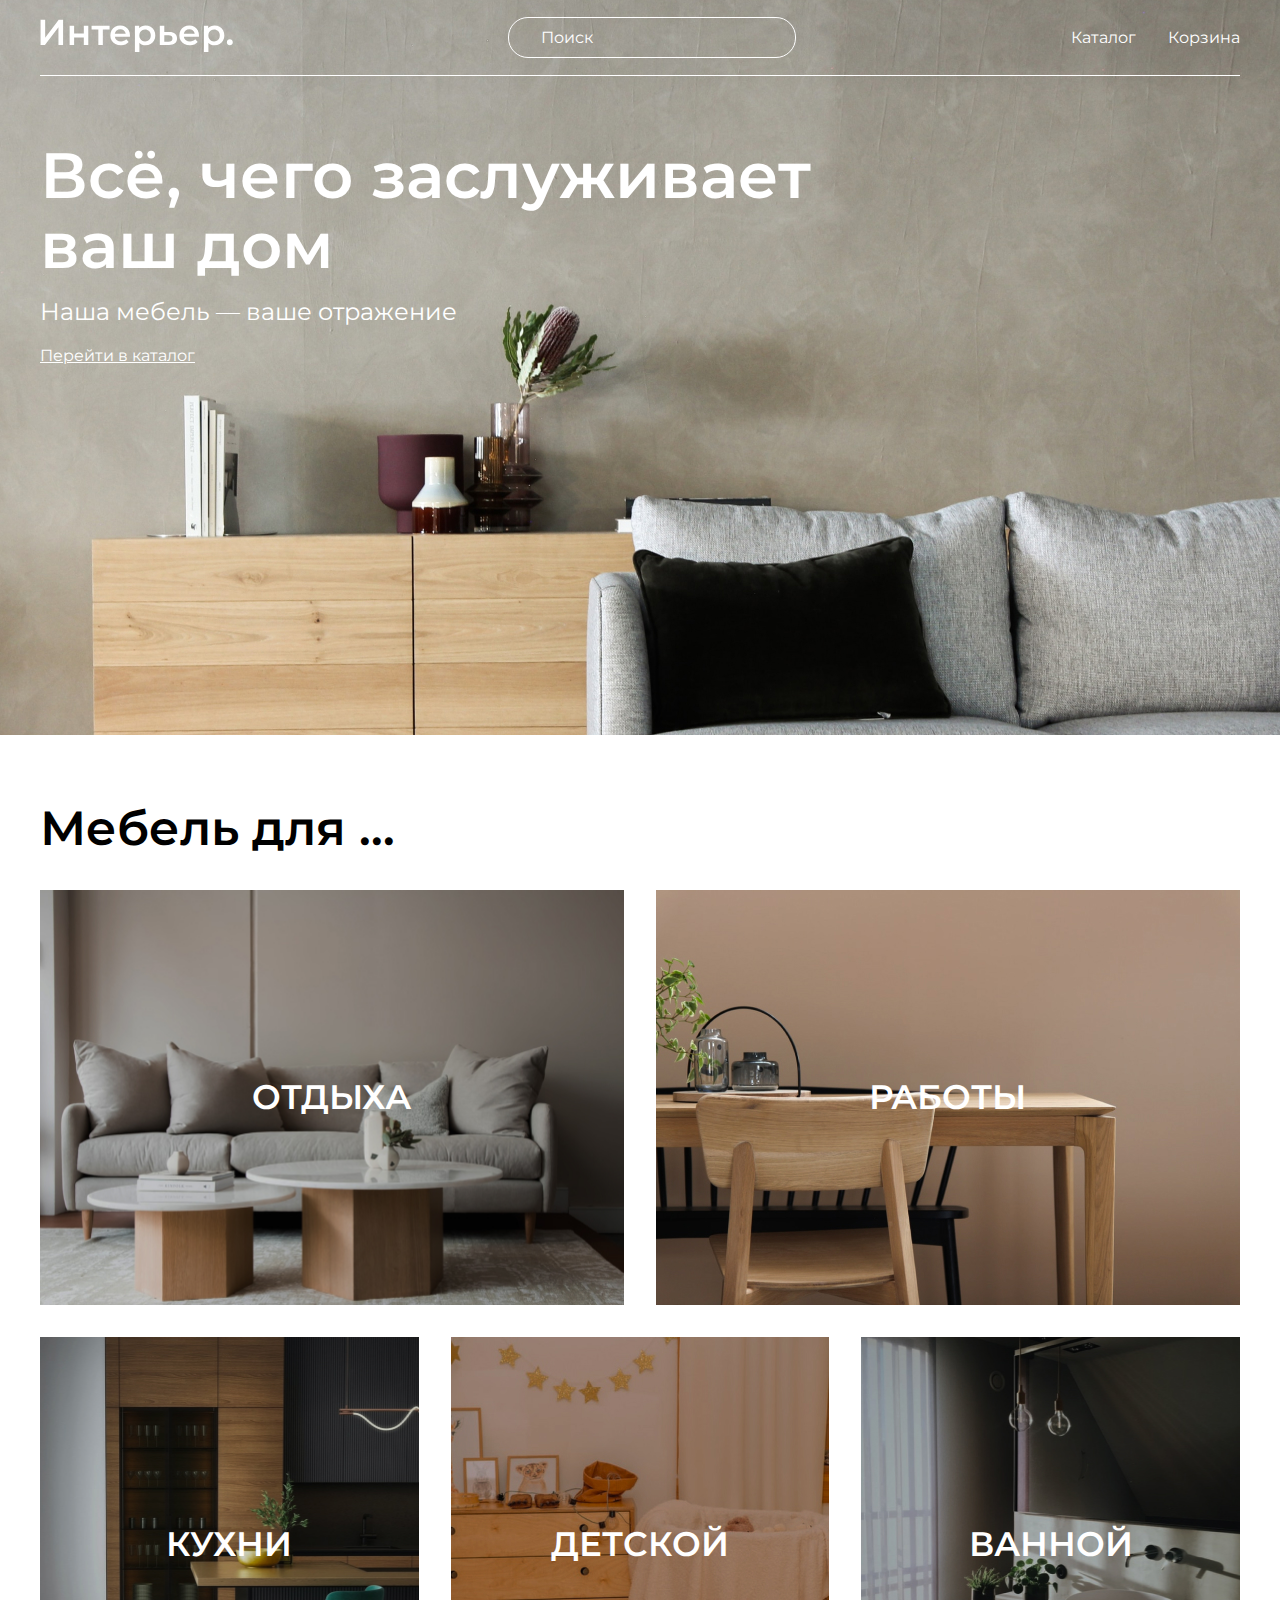
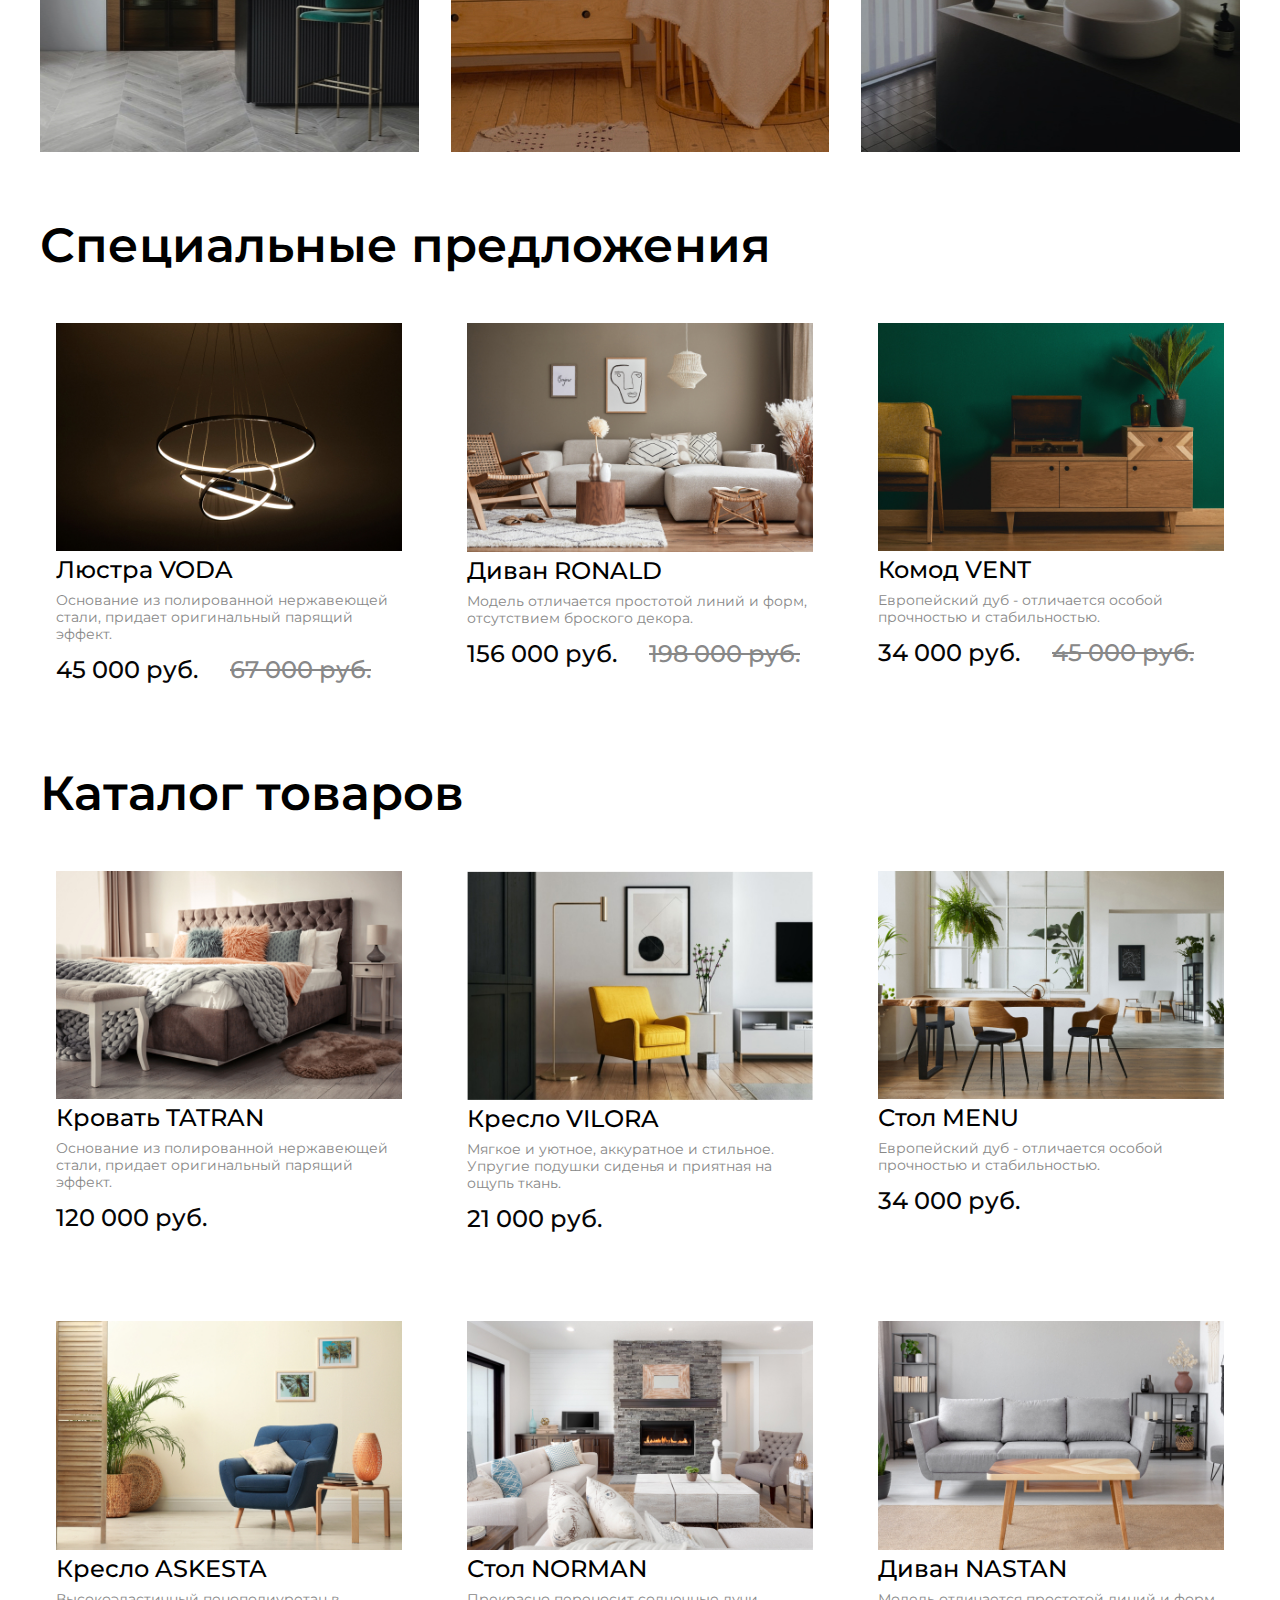
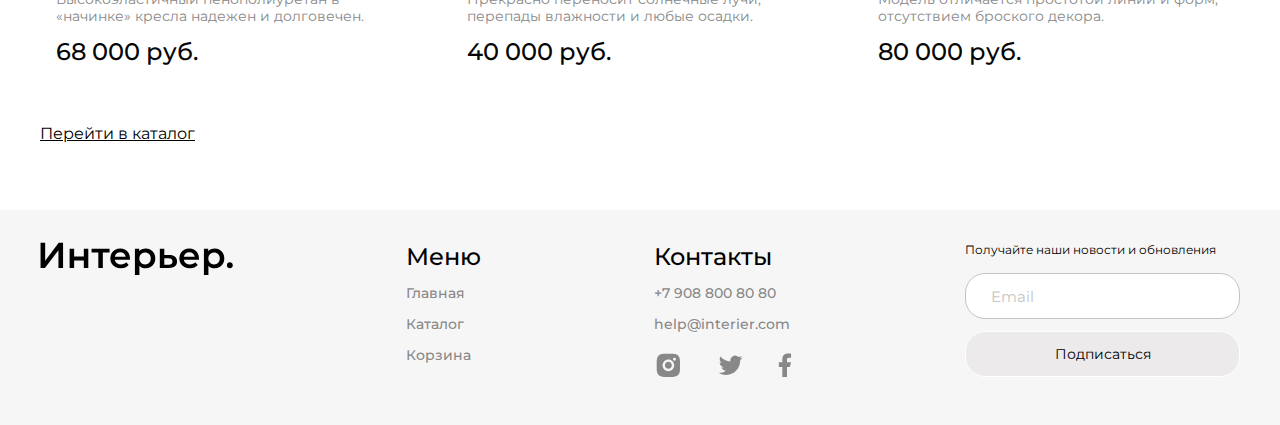
<file: index.html>
<!DOCTYPE html>
<html lang="ru">

<head>
    <meta charset="UTF-8">
    <meta http-equiv="X-UA-Compatible" content="IE=edge">
    <meta name="viewport" content="width=device-width, initial-scale=1.0">
    <link rel="preconnect" href="https://fonts.googleapis.com">
    <link rel="preconnect" href="https://fonts.gstatic.com" crossorigin>
    <link href="https://fonts.googleapis.com/css2?family=Montserrat:wght@400;500;600&display=swap" rel="stylesheet">
    <link rel="stylesheet" href="./styles/style.css">
    <title>Document</title>
</head>

<body>
    <div class="top center">
        <header class="header">
            <a href="./index.html" title="На главную" aria-label="Ссылка на главную страницу"><img class="header__logo"
                    src="./img/logo.svg" alt="logo"></a>
            <input class="header__input" type="text" placeholder="Поиск">
            <nav class="navbar" role="navigation">
                <ul class="navbar__items">
                    <li>
                        <a class="navbar__link underline__hover" href="./catalog.html"
                            title="Перейти в каталог">Каталог</a>
                    </li>
                    <li>
                        <a class="navbar__link underline__hover" href="./cart.html" title="Открыть корзину">Корзина</a>
                    </li>
                </ul>
            </nav>
            <nav class="navbar-mob" role="navigation">
                <ul class="navbar__items">
                    <li>
                        <a class="navbar__link underline__hover" href="№" title="Поиск" aria-label="Поиск"><img
                                src="./img/icon/search.svg" alt="Поиск"></a>
                    </li>
                    <li>
                        <a class="navbar__link underline__hover" href="./catalog.html" title="Перейти в каталог"
                            aria-label="Перейти в каталог"><img src="./img/icon/catalog.svg" alt="Каталог"></a>
                    </li>
                    <li>
                        <a class="navbar__link underline__hover" href="./cart.html" title="Открыть корзину"
                            aria-label="Открыть корзину"><img src="./img/icon/cart.svg" alt="Корзина"></a>
                    </li>
                </ul>
            </nav>
        </header>
        <section class="top__content">
            <h1 class="index__title">Всё, чего заслуживает ваш дом</h1>
            <p class="top__text">Наша мебель — ваше отражение</p>
            <a class="link" href="./catalog.html" title="Перейти в каталог">Перейти в каталог</a>
        </section>
    </div>
    <div class="category center">
        <h2 class="products__title">Мебель для …</h2>
        <div class="category__container">
            <a class="category__item big__item" href="#" title="Мебель для отдыха"
                aria-label="Мебель для отдыха">Отдыха</a>
            <a class="category__item big__item" href="#" title="Мебель для работы"
                aria-label="Мебель для работы">Работы</a>
            <a class="category__item" href="#" title="Мебель для кухни" aria-label="Мебель для кухни">Кухни</a>
            <a class="category__item" href="#" title="Мебель для детской" aria-label="Мебель для детской">Детской</a>
            <a class="category__item" href="#" title="Мебель для ванной" aria-label="Мебель для ванной">Ванной</a>
        </div>
    </div>
    <div class="special center">
        <section class="products">
            <h2 class="products__title">Специальные предложения</h2>
            <div class="products__container">
                <div class="product__item">
                    <img class="product__img" src="img/products/chandelier__voda.jpg" alt="Люстра VODA">
                    <a class="product__link" href="#" title="Люстра VODA">
                        <h3 class="product__heading">Люстра VODA</h3>
                    </a>
                    <p class="product__description">Основание из полированной нержавеющей стали, придает оригинальный
                        парящий эффект.</p>
                    <div class="price__box">
                        <p class="price">45 000 руб.</p>
                        <p class="price price__old">67 000 руб.</p>
                    </div>
                </div>
                <div class="product__item">
                    <img class="product__img" src="img/products/sofa__ronald.jpg" alt="Диван RONALD">
                    <a class="product__link" href="#" title="Диван RONALD">
                        <h3 class="product__heading">Диван RONALD</h3>
                    </a>
                    <p class="product__description">Модель отличается простотой линий и форм, отсутствием броского
                        декора.</p>
                    <div class="price__box">
                        <p class="price">156 000 руб.</p>
                        <p class="price price__old">198 000 руб.</p>
                    </div>
                </div>
                <div class="product__item">
                    <img class="product__img" src="img/products/dresser__vent.jpg" alt="Комод VENT">
                    <a class="product__link" href="#" title="Комод VENT">
                        <h3 class="product__heading">Комод VENT</h3>
                    </a>
                    <p class="product__description">Европейский дуб - отличается особой прочностью и стабильностью.</p>
                    <div class="price__box">
                        <p class="price">34 000 руб.</p>
                        <p class="price price__old">45 000 руб.</p>
                    </div>
                </div>

            </div>
        </section>
    </div>
    <div class="catalog center">
        <section class="products">
            <h2 class="products__title">Каталог товаров</h2>
            <div class="products__container">
                <div class="product__item">
                    <img class="product__img" src="img/products/bed__tatran.jpg" alt="Кровать TATRAN">
                    <a class="product__link" href="#" title="Кровать TATRAN">
                        <h3 class="product__heading">Кровать TATRAN</h3>
                    </a>
                    <p class="product__description">Основание из полированной нержавеющей стали, придает оригинальный
                        парящий эффект.</p>
                    <p class="price">120 000 руб.</p>
                </div>
                <div class="product__item">
                    <img class="product__img" src="img/products/chair__vilora.jpg" alt="Кресло VILORA">
                    <a class="product__link" href="#" title="Кресло VILORA">
                        <h3 class="product__heading">Кресло VILORA</h3>
                    </a>
                    <p class="product__description">Мягкое и уютное, аккуратное и стильное. Упругие подушки сиденья и
                        приятная на ощупь ткань.</p>
                    <p class="price">21 000 руб.</p>
                </div>
                <div class="product__item">
                    <img class="product__img" src="img/products/table__menu.jpg" alt="Стол MENU">
                    <a class="product__link" href="#" title="Стол MENU">
                        <h3 class="product__heading">Стол MENU</h3>
                    </a>
                    <p class="product__description">Европейский дуб - отличается особой прочностью и стабильностью.</p>
                    <p class="price">34 000 руб.</p>
                </div>
                <div class="product__item">
                    <img class="product__img" src="img/products/chair__askesta.jpg" alt="Кресло ASKESTA">
                    <a class="product__link" href="#" title="Кресло ASKESTA">
                        <h3 class="product__heading">Кресло ASKESTA</h3>
                    </a>
                    <p class="product__description">Высокоэластичный пенополиуретан в «начинке» кресла надежен и
                        долговечен.</p>
                    <p class="price">68 000 руб.</p>
                </div>
                <div class="product__item">
                    <img class="product__img" src="img/products/table__norman.jpg" alt="Стол NORMAN">
                    <a class="product__link" href="#" title="Стол NORMAN">
                        <h3 class="product__heading">Стол NORMAN</h3>
                    </a>
                    <p class="product__description">Прекрасно переносит солнечные лучи, перепады влажности и любые
                        осадки.</p>
                    <p class="price">40 000 руб.</p>
                </div>
                <div class="product__item">
                    <img class="product__img" src="img/products/sofa__nastan.jpg" alt="Диван NASTAN">
                    <a class="product__link" href="#" title="Диван NASTAN">
                        <h3 class="product__heading">Диван NASTAN</h3>
                    </a>
                    <p class="product__description">Модель отличается простотой линий и форм, отсутствием броского
                        декора.</p>
                    <p class="price">80 000 руб.</p>
                </div>
            </div>
        </section>
        <a class="products__link" href="catalog.html" title="Перейти в каталог">Перейти в каталог</a>
    </div>
    <footer class="footer center">
        <a class="footer__logo" href="./index.html" title="На главную" aria-label="Ссылка на главную страницу"><img
                class="invert" src="./img/logo.svg" alt="logo"></a>
        <nav class="footer__menu">
            <h4 class="footer__heading black">Меню</h4>
            <ul>
                <li class="footer__list__item">
                    <a class="footer__link underline__hover" href="./index.html"
                        title="Перейти на главную страницу">Главная</a>
                </li>
                <li class="footer__list__item">
                    <a class="footer__link underline__hover" href="./catalog.html" title="Перейти в каталог">Каталог</a>
                </li>
                <li class="footer__list__item">
                    <a class="footer__link underline__hover" href="./cart.html" title="Открыть корзину">Корзина</a>
                </li>
            </ul>
        </nav>
        <section class="footer__contacts">
            <h4 class="footer__heading black">Контакты</h4>
            <ul>
                <li class="footer__list__item">
                    <a class="footer__link underline__hover" href="tel:+79088008080">+7 908 800 80 80</a>
                </li>
                <li class="footer__list__item">
                    <a class="footer__link underline__hover" href="mailto:help@interier.com">help@interier.com</a>
                </li>
            </ul>
            <ul class="social__links">
                <li>
                    <a class="social__links__item" href="#" aria-label="Ссылка на instagram">
                        <img src="img/social/inst.svg" alt="instagram">
                    </a>
                </li>
                <li>
                    <a class="social__links__item" href="#" aria-label="Ссылка на twitter">
                        <img src="img/social/twitter.svg" alt="twitter">
                    </a>
                </li>
                <li>
                    <a class="social__links__item" href="#" aria-label="Ссылка на facebook">
                        <img src="img/social/facebook.svg" alt="facebook">
                    </a>
                </li>
            </ul>
        </section>
        <form class="footer__form" action="#">
            <p class="footer__form__text black">Получайте наши новости и обновления</p>
            <div class="email">
                <input class="email__input" type="email" placeholder="Email">
                <button type="submit" class="email__btn black">Подписаться</button>
            </div>
        </form>
    </footer>
</body>

</html>
</file>
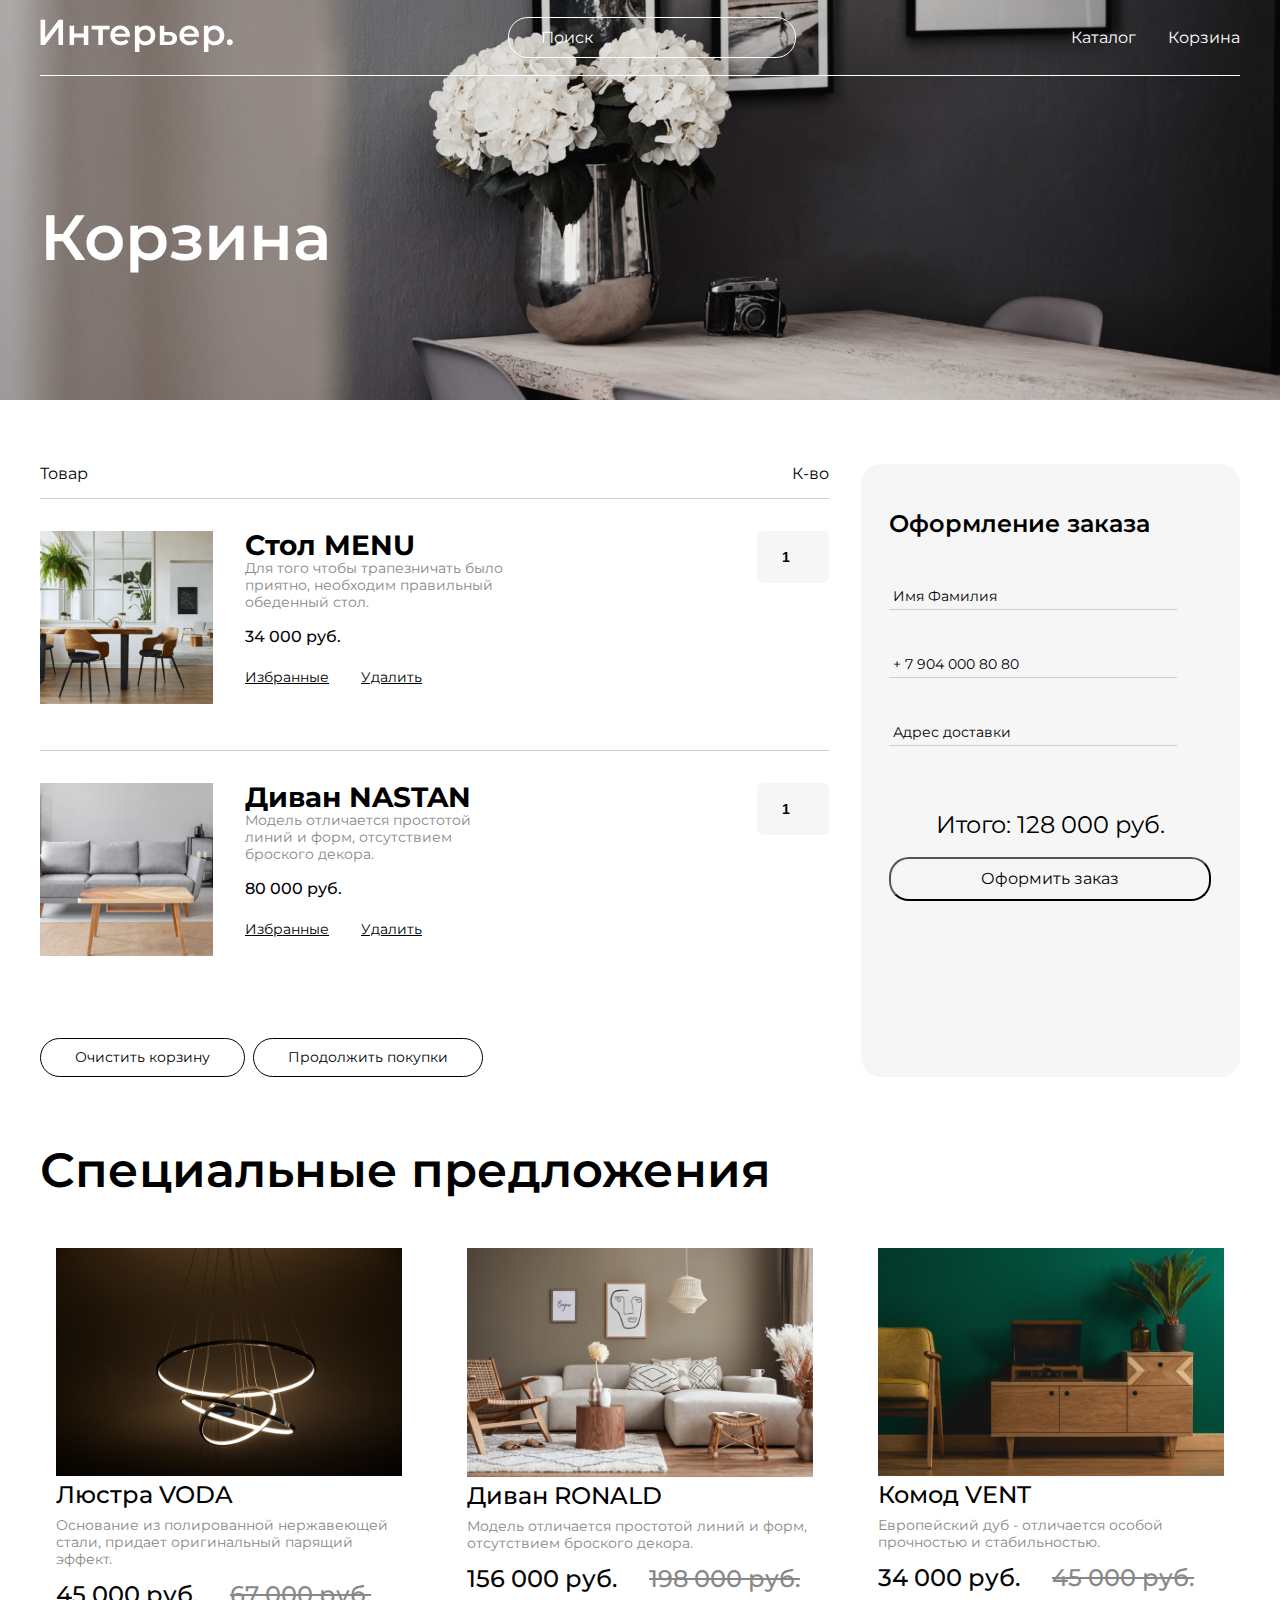
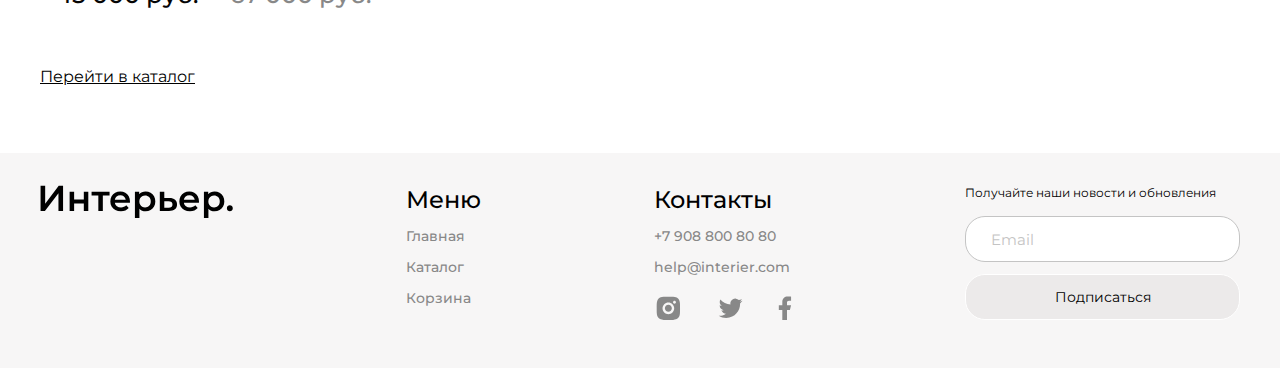
<file: cart.html>
<!DOCTYPE html>
<html lang="ru">

<head>
    <meta charset="UTF-8">
    <meta http-equiv="X-UA-Compatible" content="IE=edge">
    <meta name="viewport" content="width=device-width, initial-scale=1.0">
    <link rel="preconnect" href="https://fonts.googleapis.com">
    <link rel="preconnect" href="https://fonts.gstatic.com" crossorigin>
    <link href="https://fonts.googleapis.com/css2?family=Montserrat:wght@400;500;600&display=swap" rel="stylesheet">
    <link rel="stylesheet" href="./styles/style.css">
    <title>Document</title>
</head>

<body>
    <div class="top__cart center">
        <header class="header">
            <a href="./index.html" title="На главную" aria-label="Ссылка на главную страницу"><img class="header__logo"
                    src="./img/logo.svg" alt="logo"></a>
            <input class="header__input" type="text" placeholder="Поиск">
            <nav class="navbar" role="navigation">
                <ul class="navbar__items">
                    <li>
                        <a class="navbar__link underline__hover" href="./catalog.html"
                            title="Перейти в каталог">Каталог</a>
                    </li>
                    <li>
                        <a class="navbar__link underline__hover" href="./cart.html" title="Открыть корзину">Корзина</a>
                    </li>
                </ul>
            </nav>
            <nav class="navbar-mob" role="navigation">
                <ul class="navbar__items">
                    <li>
                        <a class="navbar__link underline__hover" href="№" title="Поиск" aria-label="Поиск"><img
                                src="./img/icon/search.svg" alt="Поиск"></a>
                    </li>
                    <li>
                        <a class="navbar__link underline__hover" href="./catalog.html" title="Перейти в каталог"
                            aria-label="Перейти в каталог"><img src="./img/icon/catalog.svg" alt="Каталог"></a>
                    </li>
                    <li>
                        <a class="navbar__link underline__hover" href="./cart.html" title="Открыть корзину"
                            aria-label="Открыть корзину"><img src="./img/icon/cart.svg" alt="Корзина"></a>
                    </li>
                </ul>
            </nav>
        </header>
        <section class="top__content">
            <h1 class="title">Корзина</h1>
        </section>
    </div>
    <div class="shop__inform center">
        <div class="cart">
            <div class="cart__label">
                <p class="cart__label__text">Товар</p>
                <p class="cart__label__text">К-во</p>
            </div>
            <div class="cart__items">
                <div class="cart__item">
                    <div class="cart__item__content">
                        <img src="./img/products/cart__table__menu.jpg" alt="Стол MENU" class="cart__item_img">
                        <div class="cart__item__info">
                            <a href="#" title="Стол MENU" class="cart__item__heading">
                                <h3>Стол MENU</h3>
                            </a>
                            <p class="cart__item__description">Для того чтобы трапезничать было приятно, необходим
                                правильный обеденный стол.</p>
                            <p class="cart__item__price">34 000 руб.</p>
                            <nav>
                                <ul class="cart__item__menu">
                                    <li><a href="#" class="cart__item__link">Избранные</a></li>
                                    <li><a href="#" class="cart__item__link">Удалить</a></li>
                                </ul>
                            </nav>
                        </div>
                    </div>
                    <input type="number" value="1" id="first__item" class="cart__item__count">
                </div>
                <div class="cart__item">
                    <div class="cart__item__content">
                        <img src="./img/products/cart__sofa__nastan.jpg" alt="Диван NASTAN" class="cart__item_img">
                        <div class="cart__item__info">
                            <a href="#" title="Диван NASTAN" class="cart__item__heading">
                                <h3>Диван NASTAN</h3>
                            </a>
                            <p class="cart__item__description">Модель отличается простотой линий и форм, отсутствием
                                броского декора. </p>
                            <p class="cart__item__price">80 000 руб.</p>
                            <nav>
                                <ul class="cart__item__menu">
                                    <li><a href="#" class="cart__item__link">Избранные</a></li>
                                    <li><a href="#" class="cart__item__link">Удалить</a></li>
                                </ul>
                            </nav>
                        </div>
                    </div>
                    <input type="number" value="1" id="second__item" class="cart__item__count">
                </div>
            </div>
            <div class="cart__buttons">
                <div class="cart__button clear">Очистить корзину</div>
                <div class="cart__button continue">Продолжить покупки</div>
            </div>
        </div>
        <div class="order">
            <h2 class="order__heading">Оформление заказа</h2>
            <input class="order__input" type="text" id="order__client" placeholder="Имя Фамилия">
            <input class="order__input" type="tel" id="order__tel" placeholder="+ 7 904 000 80 80">
            <input class="order__input" type="text" id="order__adress" placeholder="Адрес доставки">
            <div class="order__cost">
                <p>Итого:</p><span>128 000</span>
                <p>руб.</p>
            </div>
            <button class="order__button" type="submit">Оформить заказ</button>
        </div>
    </div>
    <div class="special center">
        <section class="products">
            <h2 class="products__title">Специальные предложения</h2>
            <div class="products__container">
                <div class="product__item">
                    <img class="product__img" src="img/products/chandelier__voda.jpg" alt="Люстра VODA">
                    <a class="product__link" href="#" title="Люстра VODA">
                        <h3 class="product__heading">Люстра VODA</h3>
                    </a>
                    <p class="product__description">Основание из полированной нержавеющей стали, придает оригинальный
                        парящий эффект.</p>
                    <div class="price__box">
                        <p class="price">45 000 руб.</p>
                        <p class="price price__old">67 000 руб.</p>
                    </div>
                </div>
                <div class="product__item">
                    <img class="product__img" src="img/products/sofa__ronald.jpg" alt="Диван RONALD">
                    <a class="product__link" href="#" title="Диван RONALD">
                        <h3 class="product__heading">Диван RONALD</h3>
                    </a>
                    <p class="product__description">Модель отличается простотой линий и форм, отсутствием броского
                        декора.</p>
                    <div class="price__box">
                        <p class="price">156 000 руб.</p>
                        <p class="price price__old">198 000 руб.</p>
                    </div>
                </div>
                <div class="product__item">
                    <img class="product__img" src="img/products/dresser__vent.jpg" alt="Комод VENT">
                    <a class="product__link" href="#" title="Комод VENT">
                        <h3 class="product__heading">Комод VENT</h3>
                    </a>
                    <p class="product__description">Европейский дуб - отличается особой прочностью и стабильностью.</p>
                    <div class="price__box">
                        <p class="price">34 000 руб.</p>
                        <p class="price price__old">45 000 руб.</p>
                    </div>
                </div>

            </div>
        </section>
        <a class="products__link" href="catalog.html" title="Перейти в каталог">Перейти в каталог</a>
    </div>
    <footer class="footer center">
        <a class="footer__logo" href="./index.html" title="На главную" aria-label="Ссылка на главную страницу"><img
                class="invert" src="./img/logo.svg" alt="logo"></a>
        <nav class="footer__menu">
            <h4 class="footer__heading black">Меню</h4>
            <ul>
                <li class="footer__list__item">
                    <a class="footer__link underline__hover" href="./index.html"
                        title="Перейти на главную страницу">Главная</a>
                </li>
                <li class="footer__list__item">
                    <a class="footer__link underline__hover" href="./catalog.html" title="Перейти в каталог">Каталог</a>
                </li>
                <li class="footer__list__item">
                    <a class="footer__link underline__hover" href="./cart.html" title="Открыть корзину">Корзина</a>
                </li>
            </ul>
        </nav>
        <section class="footer__contacts">
            <h4 class="footer__heading black">Контакты</h4>
            <ul>
                <li class="footer__list__item">
                    <a class="footer__link underline__hover" href="tel:+79088008080">+7 908 800 80 80</a>
                </li>
                <li class="footer__list__item">
                    <a class="footer__link underline__hover" href="mailto:help@interier.com">help@interier.com</a>
                </li>
            </ul>
            <ul class="social__links">
                <li>
                    <a class="social__links__item" href="#" aria-label="Ссылка на instagram">
                        <img src="img/social/inst.svg" alt="instagram">
                    </a>
                </li>
                <li>
                    <a class="social__links__item" href="#" aria-label="Ссылка на twitter">
                        <img src="img/social/twitter.svg" alt="twitter">
                    </a>
                </li>
                <li>
                    <a class="social__links__item" href="#" aria-label="Ссылка на facebook">
                        <img src="img/social/facebook.svg" alt="facebook">
                    </a>
                </li>
            </ul>
        </section>
        <form class="footer__form" action="#">
            <p class="footer__form__text black">Получайте наши новости и обновления</p>
            <div class="email">
                <input class="email__input" type="email" placeholder="Email">
                <button type="submit" class="email__btn black">Подписаться</button>
            </div>
        </form>
    </footer>
</body>

</html>
</file>
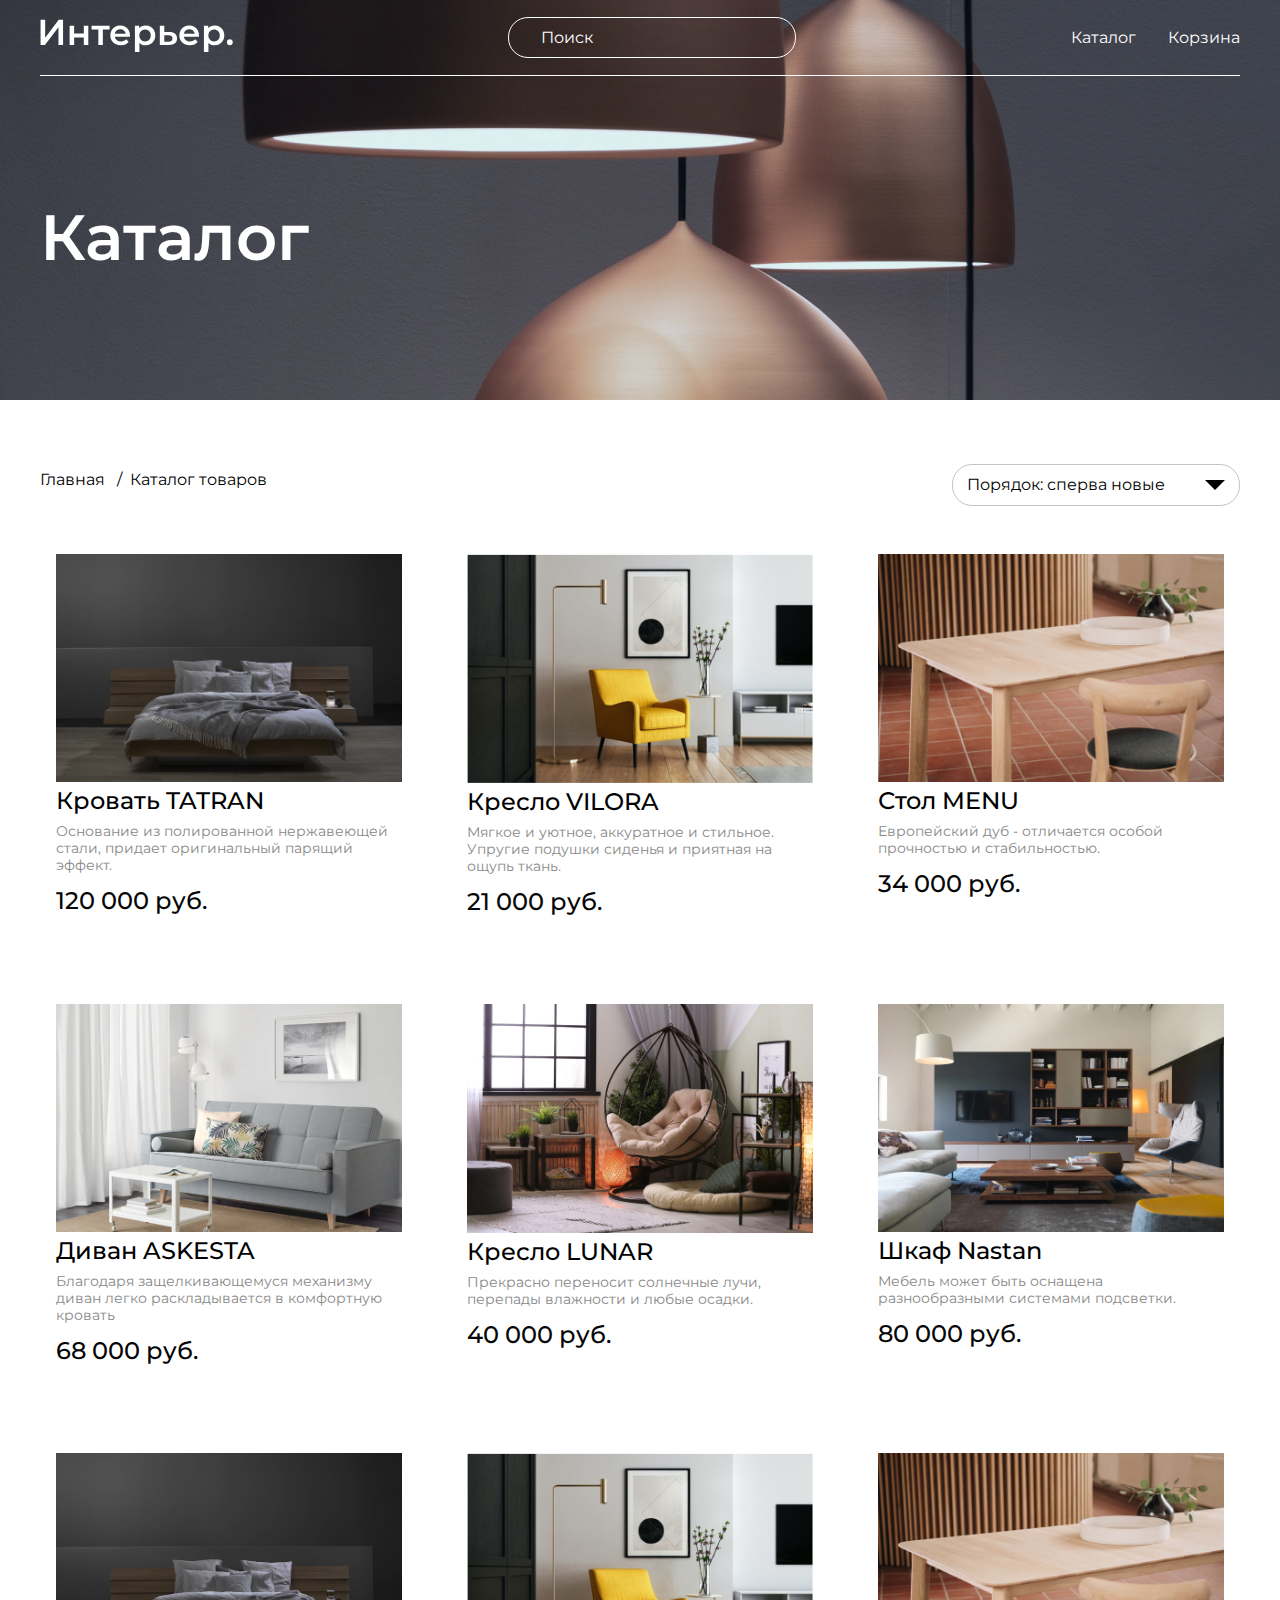
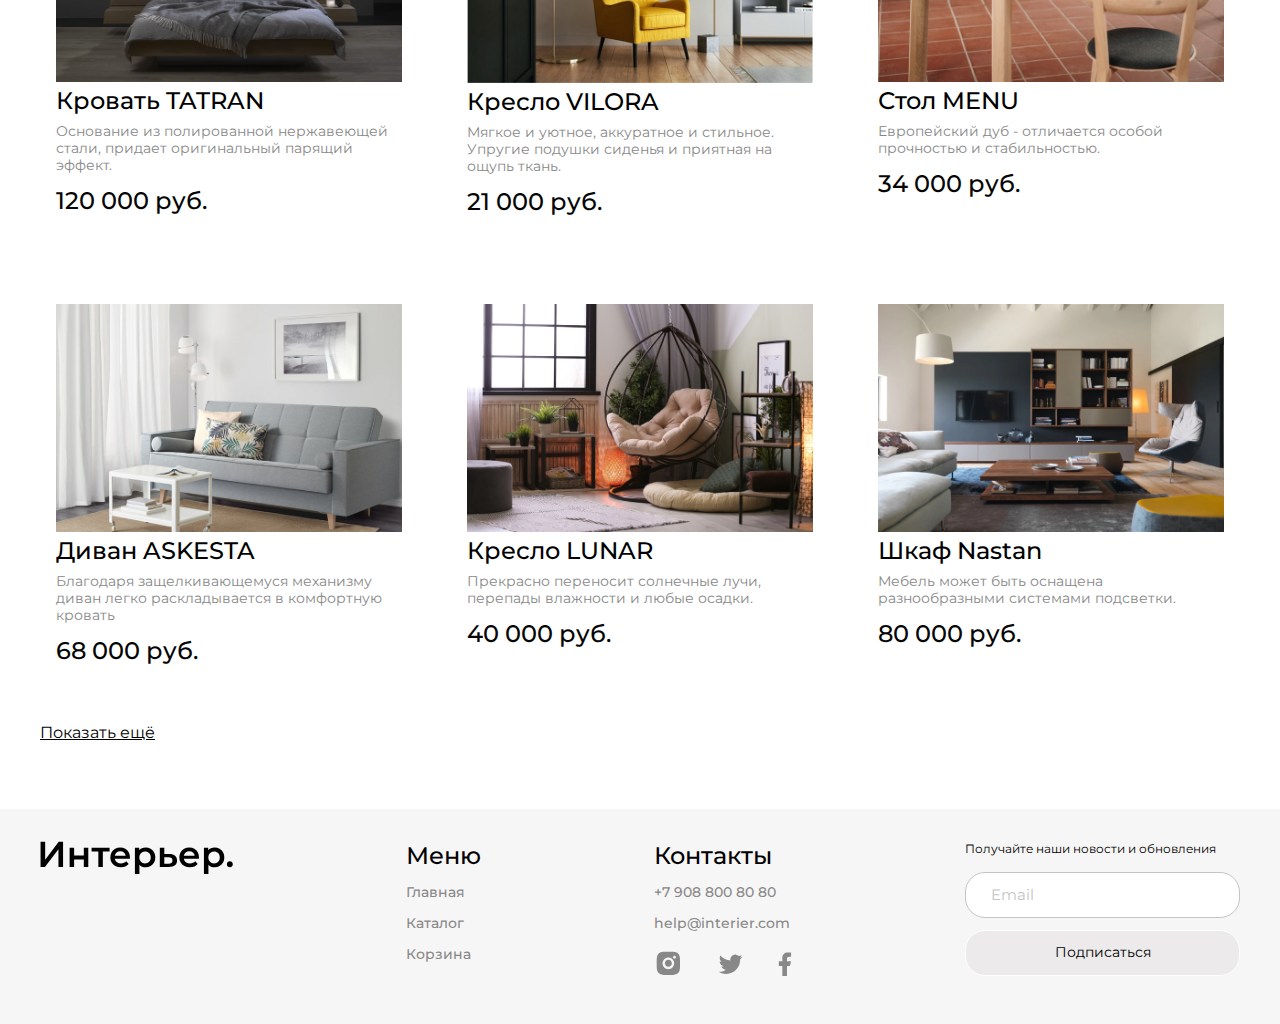
<file: catalog.html>
<!DOCTYPE html>
<html lang="ru">

<head>
    <meta charset="UTF-8">
    <meta http-equiv="X-UA-Compatible" content="IE=edge">
    <meta name="viewport" content="width=device-width, initial-scale=1.0">
    <link rel="preconnect" href="https://fonts.googleapis.com">
    <link rel="preconnect" href="https://fonts.gstatic.com" crossorigin>
    <link href="https://fonts.googleapis.com/css2?family=Montserrat:wght@400;500;600&display=swap" rel="stylesheet">
    <link rel="stylesheet" href="./styles/style.css">
    <title>Document</title>
</head>

<body>
    <div class="catalog__top center">
        <header class="header">
            <a href="./index.html" title="На главную" aria-label="Ссылка на главную страницу"><img class="header__logo"
                    src="./img/logo.svg" alt="logo"></a>
            <input class="header__input" type="text" placeholder="Поиск">
            <nav class="navbar" role="navigation">
                <ul class="navbar__items">
                    <li>
                        <a class="navbar__link underline__hover" href="./catalog.html"
                            title="Перейти в каталог">Каталог</a>
                    </li>
                    <li>
                        <a class="navbar__link underline__hover" href="./cart.html" title="Открыть корзину">Корзина</a>
                    </li>
                </ul>
            </nav>
            <nav class="navbar-mob" role="navigation">
                <ul class="navbar__items">
                    <li>
                        <a class="navbar__link underline__hover" href="№" title="Поиск" aria-label="Поиск"><img
                                src="./img/icon/search.svg" alt="Поиск"></a>
                    </li>
                    <li>
                        <a class="navbar__link underline__hover" href="./catalog.html" title="Перейти в каталог"
                            aria-label="Перейти в каталог"><img src="./img/icon/catalog.svg" alt="Каталог"></a>
                    </li>
                    <li>
                        <a class="navbar__link underline__hover" href="./cart.html" title="Открыть корзину"
                            aria-label="Открыть корзину"><img src="./img/icon/cart.svg" alt="Корзина"></a>
                    </li>
                </ul>
            </nav>
        </header>
        <section class="top__content">
            <h1 class="title">Каталог</h1>
        </section>
    </div>
    <div class="catalog center">
        <section class="products">
            <div class="catalog__menu">
                <nav class="breadcrumbs">
                    <ul class="breadcrumbs__items">
                        <li class="breadcrumbs__item">
                            <a class="breadcrumbs__link" href="./index.html" title="На главную">Главная</a>
                        </li>
                        <li class="breadcrumbs__item">
                            <a class="breadcrumbs__link" href="catalog.html" title="Перейти в каталог">Каталог
                                товаров</a>
                        </li>
                    </ul>
                </nav>
                <div class="select">
                    <select name="sort" id="filter">
                        <option value="new">Порядок: сперва новые</option>
                        <option value="old">Порядок: сперва старые</option>
                        <option value="hight__cost">Цена: сперва дороже</option>
                        <option value="low__cost">Цена: сперва дешевле</option>
                    </select>
                </div>
            </div>
            <div class="products__container">
                <div class="product__item">
                    <img class="product__img" src="img/products/c__bed__tatran.jpg" alt="Кровать TATRAN">
                    <a class="product__link" href="#" title="Кровать TATRAN">
                        <h3 class="product__heading black">Кровать TATRAN</h3>
                    </a>
                    <p class="product__description">Основание из полированной нержавеющей стали, придает оригинальный
                        парящий эффект.</p>
                    <p class="price">120 000 руб.</p>
                </div>
                <div class="product__item">
                    <img class="product__img" src="img/products/chair__vilora.jpg" alt="Кресло VILORA">
                    <a class="product__link" href="#" title="Кресло VILORA">
                        <h3 class="product__heading black">Кресло VILORA</h3>
                    </a>
                    <p class="product__description">Мягкое и уютное, аккуратное и стильное. Упругие подушки сиденья и
                        приятная на ощупь ткань.</p>
                    <p class="price">21 000 руб.</p>
                </div>
                <div class="product__item">
                    <img class="product__img" src="img/products/c__table__menu.jpg" alt="Стол MENU">
                    <a class="product__link" href="#" title="Стол MENU">
                        <h3 class="product__heading black">Стол MENU</h3>
                    </a>
                    <p class="product__description">Европейский дуб - отличается особой прочностью и стабильностью.</p>
                    <p class="price">34 000 руб.</p>
                </div>
                <div class="product__item">
                    <img class="product__img" src="img/products/sofa__askesta.jpg" alt="Диван ASKESTA">
                    <a class="product__link" href="#" title="Диван ASKESTA">
                        <h3 class="product__heading black">Диван ASKESTA</h3>
                    </a>
                    <p class="product__description">Благодаря защелкивающемуся механизму диван легко раскладывается в
                        комфортную кровать</p>
                    <p class="price">68 000 руб.</p>
                </div>
                <div class="product__item">
                    <img class="product__img" src="img/products/chair__lunar.jpg" alt="Кресло LUNAR">
                    <a class="product__link" href="#" title="Кресло LUNAR">
                        <h3 class="product__heading black">Кресло LUNAR</h3>
                    </a>
                    <p class="product__description">Прекрасно переносит солнечные лучи, перепады влажности и любые
                        осадки.</p>
                    <p class="price">40 000 руб.</p>
                </div>
                <div class="product__item">
                    <img class="product__img" src="img/products/cabinet__nastan.jpg" alt="Шкаф Nastan">
                    <a class="product__link" href="#" title="Шкаф Nastan">
                        <h3 class="product__heading black">Шкаф Nastan</h3>
                    </a>
                    <p class="product__description">Мебель может быть оснащена разнообразными системами подсветки.</p>
                    <p class="price">80 000 руб.</p>
                </div>
                <div class="product__item">
                    <img class="product__img" src="img/products/c__bed__tatran.jpg" alt="Кровать TATRAN">
                    <a class="product__link" href="#" title="Кровать TATRAN">
                        <h3 class="product__heading black">Кровать TATRAN</h3>
                    </a>
                    <p class="product__description">Основание из полированной нержавеющей стали, придает оригинальный
                        парящий эффект.</p>
                    <p class="price">120 000 руб.</p>
                </div>
                <div class="product__item">
                    <img class="product__img" src="img/products/chair__vilora.jpg" alt="Кресло VILORA">
                    <a class="product__link" href="#" title="Кресло VILORA">
                        <h3 class="product__heading black">Кресло VILORA</h3>
                    </a>
                    <p class="product__description">Мягкое и уютное, аккуратное и стильное. Упругие подушки сиденья и
                        приятная на ощупь ткань.</p>
                    <p class="price">21 000 руб.</p>
                </div>
                <div class="product__item">
                    <img class="product__img" src="img/products/c__table__menu.jpg" alt="Стол MENU">
                    <a class="product__link" href="#" title="Стол MENU">
                        <h3 class="product__heading black">Стол MENU</h3>
                    </a>
                    <p class="product__description">Европейский дуб - отличается особой прочностью и стабильностью.</p>
                    <p class="price">34 000 руб.</p>
                </div>
                <div class="product__item">
                    <img class="product__img" src="img/products/sofa__askesta.jpg" alt="Диван ASKESTA">
                    <a class="product__link" href="#" title="Диван ASKESTA">
                        <h3 class="product__heading black">Диван ASKESTA</h3>
                    </a>
                    <p class="product__description">Благодаря защелкивающемуся механизму диван легко раскладывается в
                        комфортную кровать</p>
                    <p class="price">68 000 руб.</p>
                </div>
                <div class="product__item">
                    <img class="product__img" src="img/products/chair__lunar.jpg" alt="Кресло LUNAR">
                    <a class="product__link" href="#" title="Кресло LUNAR">
                        <h3 class="product__heading black">Кресло LUNAR</h3>
                    </a>
                    <p class="product__description">Прекрасно переносит солнечные лучи, перепады влажности и любые
                        осадки.</p>
                    <p class="price">40 000 руб.</p>
                </div>
                <div class="product__item">
                    <img class="product__img" src="img/products/cabinet__nastan.jpg" alt="Шкаф Nastan">
                    <a class="product__link" href="#" title="Шкаф Nastan">
                        <h3 class="product__heading black">Шкаф Nastan</h3>
                    </a>
                    <p class="product__description">Мебель может быть оснащена разнообразными системами подсветки.</p>
                    <p class="price">80 000 руб.</p>
                </div>
            </div>
        </section>
        <a class="products__link" href="catalog.html">Показать ещё</a>
    </div>
    <footer class="footer center">
        <a class="footer__logo" href="./index.html" title="На главную" aria-label="Ссылка на главную страницу"><img
                class="invert" src="./img/logo.svg" alt="logo"></a>
        <nav class="footer__menu">
            <h4 class="footer__heading black">Меню</h4>
            <ul>
                <li class="footer__list__item">
                    <a class="footer__link underline__hover" href="./index.html"
                        title="Перейти на главную страницу">Главная</a>
                </li>
                <li class="footer__list__item">
                    <a class="footer__link underline__hover" href="./catalog.html" title="Перейти в каталог">Каталог</a>
                </li>
                <li class="footer__list__item">
                    <a class="footer__link underline__hover" href="./cart.html" title="Открыть корзину">Корзина</a>
                </li>
            </ul>
        </nav>
        <section class="footer__contacts">
            <h4 class="footer__heading black">Контакты</h4>
            <ul>
                <li class="footer__list__item">
                    <a class="footer__link underline__hover" href="tel:+79088008080">+7 908 800 80 80</a>
                </li>
                <li class="footer__list__item">
                    <a class="footer__link underline__hover" href="mailto:help@interier.com">help@interier.com</a>
                </li>
            </ul>
            <ul class="social__links">
                <li>
                    <a class="social__links__item" href="#" aria-label="Ссылка на instagram">
                        <img src="img/social/inst.svg" alt="instagram">
                    </a>
                </li>
                <li>
                    <a class="social__links__item" href="#" aria-label="Ссылка на twitter">
                        <img src="img/social/twitter.svg" alt="twitter">
                    </a>
                </li>
                <li>
                    <a class="social__links__item" href="#" aria-label="Ссылка на facebook">
                        <img src="img/social/facebook.svg" alt="facebook">
                    </a>
                </li>
            </ul>
        </section>
        <form class="footer__form" action="#">
            <p class="footer__form__text black">Получайте наши новости и обновления</p>
            <div class="email">
                <input class="email__input" type="email" placeholder="Email">
                <button type="submit" class="email__btn black">Подписаться</button>
            </div>
        </form>
    </footer>
</body>

</html>
</file>
<file: styles/style.css>
@charset "UTF-8";
@-webkit-keyframes slide-top {
  0% {
    -webkit-transform: scale(1);
            transform: scale(1);
  }
  100% {
    -webkit-transform: scale(1.1);
            transform: scale(1.1);
  }
}
@keyframes slide-top {
  0% {
    -webkit-transform: scale(1);
            transform: scale(1);
  }
  100% {
    -webkit-transform: scale(1.1);
            transform: scale(1.1);
  }
}

.top__cart, .cart__item__img {
  height: 400px;
  background-image: url("../img/cart__top__bg.jpg");
  background-repeat: no-repeat;
  background-position: center;
  background-size: cover;
}

.shop__inform {
  display: -ms-grid;
  display: grid;
  -ms-grid-columns: (1fr)[12];
      grid-template-columns: repeat(12, 1fr);
  gap: 32px;
  margin-top: 64px;
}

.cart {
  grid-column: span 8;
}

.cart__label {
  display: -webkit-box;
  display: -ms-flexbox;
  display: flex;
  -webkit-box-pack: justify;
      -ms-flex-pack: justify;
          justify-content: space-between;
}

.cart__label__text {
  font-style: normal;
  font-weight: normal;
  font-size: 16px;
  line-height: 20px;
  -webkit-box-align: center;
      -ms-flex-align: center;
          align-items: center;
  color: #000;
}

.cart__item {
  display: -webkit-box;
  display: -ms-flexbox;
  display: flex;
  -webkit-box-pack: justify;
      -ms-flex-pack: justify;
          justify-content: space-between;
  -webkit-box-align: start;
      -ms-flex-align: start;
          align-items: flex-start;
  margin-top: 14px;
  border-top: 1px solid #cacdd8;
  padding-top: 32px;
  padding-bottom: 32px;
}

.cart__item__count {
  width: 72px;
  height: 52px;
  background: #f7f6f6;
  border-radius: 6px;
  border: none;
  padding: 10px;
  font-style: normal;
  font-weight: 600;
  font-size: 14px;
  line-height: 210%;
  color: #000;
  text-align: center;
}

.cart__item__content {
  display: -webkit-box;
  display: -ms-flexbox;
  display: flex;
  gap: 32px;
}

.cart__item__img {
  background-image: none;
  max-height: 172px;
}

.cart__item__info {
  max-width: 276px;
}

.cart__item__heading {
  font-style: normal;
  font-weight: 500;
  font-size: 24px;
  line-height: 29px;
  color: #000;
  padding-bottom: 16px;
}

.cart__item__description {
  font-style: normal;
  font-weight: normal;
  font-size: 14px;
  line-height: 17px;
  color: #888888;
  padding-bottom: 16px;
}

.cart__item__price {
  font-style: normal;
  font-weight: 500;
  font-size: 16px;
  line-height: 20px;
  color: #050505;
  padding-bottom: 16px;
}

.cart__item__menu {
  display: -webkit-box;
  display: -ms-flexbox;
  display: flex;
  gap: 32px;
  -ms-flex-wrap: wrap;
      flex-wrap: wrap;
}

.cart__item__link {
  font-style: normal;
  font-weight: normal;
  font-size: 14px;
  line-height: 210%;
  -webkit-text-decoration-line: underline;
          text-decoration-line: underline;
  color: #000000;
}

.cart__button {
  padding: 10px 34px;
  border: 1px solid #000000;
  -webkit-box-sizing: border-box;
          box-sizing: border-box;
  border-radius: 50px;
  font-style: normal;
  font-weight: normal;
  font-size: 14px;
  line-height: 17px;
  color: #000;
  -webkit-transition: all 0.3s;
  transition: all 0.3s;
}

.cart__buttons {
  margin-top: 50px;
  display: -webkit-box;
  display: -ms-flexbox;
  display: flex;
  gap: 8px;
  -ms-flex-wrap: wrap;
      flex-wrap: wrap;
}

.order {
  grid-column: span 4;
  background: #f7f6f6;
  border-radius: 20px;
  padding: 0 28px;
}

.order__heading {
  margin-top: 42px;
  font-style: normal;
  font-weight: 600;
  font-size: 24px;
  line-height: 36px;
  color: #000;
}

.order__input {
  border: none;
  background: #f7f6f6;
  width: 288px;
  border-bottom: 1px solid #cacdd8;
  font-family: Montserrat;
  font-style: normal;
  font-weight: normal;
  font-size: 14px;
  line-height: 17px;
  color: #000;
  margin-top: 42px;
  padding: 4px;
}

.order__input::-webkit-input-placeholder {
  font-family: Montserrat;
  font-style: normal;
  font-weight: normal;
  font-size: 14px;
  line-height: 17px;
  color: #000;
}

.order__input:-ms-input-placeholder {
  font-family: Montserrat;
  font-style: normal;
  font-weight: normal;
  font-size: 14px;
  line-height: 17px;
  color: #000;
}

.order__input::-ms-input-placeholder {
  font-family: Montserrat;
  font-style: normal;
  font-weight: normal;
  font-size: 14px;
  line-height: 17px;
  color: #000;
}

.order__input::placeholder {
  font-family: Montserrat;
  font-style: normal;
  font-weight: normal;
  font-size: 14px;
  line-height: 17px;
  color: #000;
}

.order__cost {
  margin-top: 64px;
  display: -webkit-box;
  display: -ms-flexbox;
  display: flex;
  -webkit-box-pack: center;
      -ms-flex-pack: center;
          justify-content: center;
  -ms-flex-wrap: wrap;
      flex-wrap: wrap;
  gap: 6px;
  font-style: normal;
  font-weight: normal;
  font-size: 24px;
  line-height: 29px;
  color: #000;
}

.order__button {
  margin-top: 18px;
  margin-bottom: 148px;
  font-family: Montserrat;
  font-style: normal;
  font-weight: normal;
  font-size: 16px;
  line-height: 20px;
  color: #000;
  padding: 10px 90px;
  background: #f7f6f6;
  border-radius: 20px;
}

.order__button:hover {
  -webkit-animation: slide-top 0.5s cubic-bezier(0.25, 0.46, 0.45, 0.94) both;
          animation: slide-top 0.5s cubic-bezier(0.25, 0.46, 0.45, 0.94) both;
}

@media (max-width: 1247px) {
  .cart {
    grid-column: span 12;
  }
  .order {
    grid-column: span 6;
  }
}

@media (max-width: 762px) {
  .cart__item_img {
    display: none;
  }
  .cart__item__heading {
    font-size: 18px;
    line-height: 22px;
    margin-bottom: 8px;
  }
  .cart__item__description {
    margin-top: 8px;
    font-size: 12px;
    line-height: 15px;
  }
  .cart__item__price {
    font-size: 12px;
    line-height: 15px;
  }
  .cart__button {
    font-size: 12px;
    line-height: 15px;
    width: 164px;
    padding-left: 6px;
    padding-right: 6px;
    text-align: center;
  }
  .order {
    grid-column: span 12;
    padding: 0 26px;
    display: -webkit-box;
    display: -ms-flexbox;
    display: flex;
    -ms-flex-wrap: wrap;
        flex-wrap: wrap;
    -webkit-column-gap: 146px;
            column-gap: 146px;
    -webkit-box-pack: center;
        -ms-flex-pack: center;
            justify-content: center;
  }
  .order__heading {
    text-align: center;
  }
  .order__input {
    width: 288px;
  }
  .order__button {
    text-align: center;
    width: 290px;
    padding-left: 4px;
    padding-right: 4px;
    margin-left: calc(50% - 145px);
    margin-right: calc(50% - 145px);
  }
}

.catalog__top {
  height: 400px;
  background-image: url("../img/catalog__top__bg.jpg");
  background-repeat: no-repeat;
  background-position: center;
  background-size: cover;
}

.catalog__menu {
  display: -webkit-box;
  display: -ms-flexbox;
  display: flex;
  -webkit-box-pack: justify;
      -ms-flex-pack: justify;
          justify-content: space-between;
  -ms-flex-wrap: wrap;
      flex-wrap: wrap;
  margin-bottom: 32px;
}

.breadcrumbs__items {
  display: -webkit-box;
  display: -ms-flexbox;
  display: flex;
}

.breadcrumbs__item:not(:last-child):after {
  content: "/";
  padding: 0 8px;
}

.breadcrumbs__link {
  font-style: normal;
  font-weight: normal;
  font-size: 16px;
  line-height: 32px;
  color: #000;
}

#filter {
  background-color: transparent;
  border: none;
  margin: 0;
  width: 100%;
  -webkit-appearance: none;
     -moz-appearance: none;
          appearance: none;
  outline: none;
  font-family: Montserrat;
  font-style: normal;
  font-weight: normal;
  font-size: 16px;
  line-height: 20px;
}

#filter::-ms-expand {
  display: none;
}

#filter,
.select:after {
  -ms-grid-row: 1;
  -ms-grid-column: 1;
  grid-area: select;
}

.select {
  width: 288px;
  border: 1px solid #c4c4c4;
  border-radius: 20px;
  padding: 10px 14px;
  display: -ms-grid;
  display: grid;
      grid-template-areas: "select";
  -webkit-box-align: center;
      -ms-flex-align: center;
          align-items: center;
}

.select::after {
  content: "";
  width: 20px;
  height: 10px;
  background-color: #000000;
  -webkit-clip-path: polygon(100% 0%, 0 0%, 50% 100%);
          clip-path: polygon(100% 0%, 0 0%, 50% 100%);
  -ms-grid-column-align: end;
      justify-self: end;
}

@media (max-width: 611px) {
  .catalog__menu {
    margin-bottom: 0;
  }
  .breadcrumbs {
    margin-bottom: 16px;
  }
  .breadcrumbs__items {
    gap: 16px;
  }
  .breadcrumbs__link {
    font-size: 14px;
  }
  #filter {
    font-size: 14px;
    line-height: 17px;
  }
  #filter::-webkit-input-placeholder {
    font-size: 14px;
    line-height: 17px;
  }
  #filter:-ms-input-placeholder {
    font-size: 14px;
    line-height: 17px;
  }
  #filter::-ms-input-placeholder {
    font-size: 14px;
    line-height: 17px;
  }
  #filter::placeholder {
    font-size: 14px;
    line-height: 17px;
  }
}

/* Стили, которые применяются ко всему документу */
* {
  margin: 0;
  padding: 0;
}

*,
*::before,
*::after {
  -webkit-box-sizing: border-box;
          box-sizing: border-box;
}

a {
  text-decoration: none;
}

li {
  list-style-type: none;
}

body {
  font-family: "Montserrat", sans-serif;
}

/* Стили, которые используются в нескольких компонентах */
.center {
  padding-left: calc(50% - 600px);
  padding-right: calc(50% - 600px);
}

.link, .products__link {
  font-style: normal;
  font-weight: normal;
  font-size: 16px;
  line-height: 24px;
  -webkit-text-decoration-line: underline;
          text-decoration-line: underline;
  color: #fff;
}

.underline__hover:hover, .breadcrumbs__link:hover {
  text-decoration: underline;
}

.price {
  font-weight: 500;
  font-size: 24px;
  line-height: 29px;
  color: #050505;
}

.price__box {
  display: -webkit-box;
  display: -ms-flexbox;
  display: flex;
  gap: 32px;
}

.price__old {
  -webkit-text-decoration-line: line-through;
          text-decoration-line: line-through;
  color: #888888;
}

/* Изменение цвета SVG */
.invert {
  -webkit-filter: invert(100%);
  filter: invert(100%);
}

/* Стили компонентов */
.top {
  height: 735px;
  background-image: url("../img/top__bg.jpg");
  background-repeat: no-repeat;
  background-position: center;
  background-size: cover;
}

.top__text {
  margin-bottom: 16px;
  font-style: normal;
  font-weight: normal;
  font-size: 24px;
  line-height: 32px;
  color: #fff;
}

.header {
  height: 76px;
  max-width: 1200px;
  border-bottom: 0.5px solid #ffffff;
  display: -webkit-box;
  display: -ms-flexbox;
  display: flex;
  -webkit-box-pack: justify;
      -ms-flex-pack: justify;
          justify-content: space-between;
  -webkit-box-align: center;
      -ms-flex-align: center;
          align-items: center;
  -ms-flex-wrap: wrap;
      flex-wrap: wrap;
}

.header__input {
  width: 288px;
  height: 41px;
  padding: 0 32px;
  -webkit-box-sizing: border-box;
          box-sizing: border-box;
  border: 1px solid #fff;
  border-radius: 20px;
  background-color: transparent;
  outline: none;
  font-family: "Montserrat", sans-serif;
  font-style: normal;
  font-weight: normal;
  font-size: 16px;
  line-height: 20px;
  color: #fff;
}

.header__input::-webkit-input-placeholder {
  color: #fff;
}

.header__input:-ms-input-placeholder {
  color: #fff;
}

.header__input::-ms-input-placeholder {
  color: #fff;
}

.header__input::placeholder {
  color: #fff;
}

.navbar-mob {
  display: none;
}

.navbar__items {
  display: -webkit-box;
  display: -ms-flexbox;
  display: flex;
  gap: 32px;
}

.navbar__link {
  font-style: normal;
  font-weight: normal;
  font-size: 16px;
  line-height: 20px;
  color: #fff;
}

.index__title {
  margin-top: 64px;
  margin-bottom: 16px;
  max-width: 792px;
  font-style: normal;
  font-weight: 600;
  font-size: 64px;
  line-height: 70px;
  color: #fff;
}

.title {
  margin-top: 126px;
  margin-bottom: 16px;
  max-width: 792px;
  font-style: normal;
  font-weight: 600;
  font-size: 64px;
  line-height: 70px;
  color: #fff;
}

.category__item {
  height: 415px;
  grid-column: span 4;
  display: -webkit-box;
  display: -ms-flexbox;
  display: flex;
  -webkit-box-pack: center;
      -ms-flex-pack: center;
          justify-content: center;
  -webkit-box-align: center;
      -ms-flex-align: center;
          align-items: center;
  background-repeat: no-repeat;
  background-size: cover;
  justify-content: center;
  align-items: center;
  font-style: normal;
  font-weight: 600;
  font-size: 34px;
  line-height: 41px;
  text-transform: uppercase;
  color: #fff;
  -webkit-transition: all 0.3s;
  transition: all 0.3s;
  -webkit-box-sizing: border-box;
          box-sizing: border-box;
}

.category__item:nth-of-type(1) {
  background-image: url("../img/category/chill.jpg");
}

.category__item:nth-of-type(2) {
  background-image: url("../img/category/work.jpg");
}

.category__item:nth-of-type(3) {
  background-image: url("../img/category/kitchen.jpg");
}

.category__item:nth-of-type(4) {
  background-image: url("../img/category/child.jpg");
}

.category__item:nth-of-type(5) {
  background-image: url("../img/category/bath.jpg");
}

.category__item:hover {
  -webkit-transform: scale(1.05);
          transform: scale(1.05);
  -webkit-box-shadow: 0 0 20px #c4c4c4;
          box-shadow: 0 0 20px #c4c4c4;
}

.category__container {
  display: -ms-grid;
  display: grid;
  gap: 32px;
  -ms-grid-columns: (1fr)[12];
      grid-template-columns: repeat(12, 1fr);
}

.big__item {
  grid-column: span 6;
}

.products {
  margin-top: 64px;
  margin-bottom: 40px;
}

.products__title {
  font-weight: 600;
  font-size: 48px;
  line-height: 59px;
  margin-top: 64px;
  margin-bottom: 32px;
  color: #000;
}

.products__container {
  display: -webkit-box;
  display: -ms-flexbox;
  display: flex;
  gap: 56px 0;
  -ms-flex-wrap: wrap;
      flex-wrap: wrap;
  -webkit-box-pack: justify;
      -ms-flex-pack: justify;
          justify-content: space-between;
}

.products__link {
  color: #000;
  -webkit-transition: all 0.3s;
  transition: all 0.3s;
}

.products__link:hover {
  font-style: normal;
  font-weight: normal;
  font-size: 16px;
  line-height: 24px;
  color: #888888;
  -webkit-text-decoration-line: none;
          text-decoration-line: none;
}

.product__item {
  width: 378px;
  -webkit-transition: all 0.3s;
  transition: all 0.3s;
  -webkit-box-sizing: border-box;
          box-sizing: border-box;
  padding: 16px;
}

.product__item:hover {
  -webkit-transform: scale(1.05);
          transform: scale(1.05);
  -webkit-box-shadow: 0 0 20px #c4c4c4;
          box-shadow: 0 0 20px #c4c4c4;
}

.product__img {
  width: 100%;
}

.product__heading {
  font-weight: 500;
  font-size: 24px;
  line-height: 29px;
  margin-bottom: 8px;
  color: #000;
}

.product__description {
  font-size: 14px;
  line-height: 17px;
  color: #888888;
  margin-bottom: 12px;
}

.footer {
  margin-top: 64px;
  padding-top: 32px;
  padding-bottom: 40px;
  background-color: #f7f6f6;
  display: -webkit-box;
  display: -ms-flexbox;
  display: flex;
  -webkit-box-pack: justify;
      -ms-flex-pack: justify;
          justify-content: space-between;
  -webkit-box-align: start;
      -ms-flex-align: start;
          align-items: flex-start;
  -ms-flex-wrap: wrap;
      flex-wrap: wrap;
}

.footer__list__item {
  margin-bottom: 12px;
}

.footer__heading {
  font-weight: 500;
  font-size: 24px;
  line-height: 29px;
  margin-bottom: 12px;
  color: #000;
}

.footer__link {
  font-weight: 500;
  font-size: 14px;
  line-height: 17px;
  color: #888888;
}

.footer__form__text {
  font-size: 12px;
  line-height: 15px;
  margin-bottom: 16px;
  color: #000;
}

.social__links {
  width: 138px;
  height: 40px;
  display: -webkit-box;
  display: -ms-flexbox;
  display: flex;
  -webkit-box-pack: justify;
      -ms-flex-pack: justify;
          justify-content: space-between;
  -webkit-box-align: center;
      -ms-flex-align: center;
          align-items: center;
  -webkit-transition: -webkit-filter 1s;
  transition: -webkit-filter 1s;
  transition: filter 1s;
  transition: filter 1s, -webkit-filter 1s;
}

.social__links__item {
  display: block;
  font-size: 0;
  line-height: 0;
}

.social__links__item:hover {
  -webkit-filter: brightness(0%);
          filter: brightness(0%);
}

.email {
  display: -webkit-box;
  display: -ms-flexbox;
  display: flex;
  -webkit-box-orient: vertical;
  -webkit-box-direction: normal;
      -ms-flex-direction: column;
          flex-direction: column;
}

.email__input {
  width: 275px;
  height: 46px;
  padding: 0 25px;
  margin-bottom: 12px;
  background: #ffffff;
  border: 1px solid #c4c4c4;
  -webkit-box-sizing: border-box;
          box-sizing: border-box;
  border-radius: 20px;
  font-family: "Montserrat", sans-serif;
  font-style: normal;
  font-weight: normal;
  font-size: 15px;
  line-height: 18px;
  color: #c4c4c4;
}

.email__input::-webkit-input-placeholder {
  color: #c4c4c4;
}

.email__input:-ms-input-placeholder {
  color: #c4c4c4;
}

.email__input::-ms-input-placeholder {
  color: #c4c4c4;
}

.email__input::placeholder {
  color: #c4c4c4;
}

.email__btn {
  background: rgba(222, 215, 215, 0.41);
  border: 1px solid #fff;
  -webkit-box-sizing: border-box;
          box-sizing: border-box;
  border-radius: 20px;
  width: 275px;
  height: 46px;
  font-family: "Montserrat", sans-serif;
  font-size: 14px;
  line-height: 17px;
  color: #000;
  -webkit-transition: all 0.3s;
  transition: all 0.3s;
}

.email__btn:hover, .cart__button:hover, .order__button:hover {
  background-color: #000;
  color: #fff;
}

@media (max-width: 1247px) {
  .center {
    padding-left: calc(50% - 786px / 2);
    padding-right: calc(50% - 786px / 2);
  }
  .category__item {
    height: 268px;
  }
  .products__container {
    -webkit-column-gap: 28px;
            column-gap: 28px;
    row-gap: 38px;
  }
  .footer__logo {
    display: none;
  }
}

@media (max-width: 833px) {
  .center {
    padding-left: 24px;
    padding-right: 24px;
  }
  .product__item {
    width: calc((100% - 48px) / 2);
  }
  .product__img {
    width: 100%;
  }
}

@media (max-width: 762px) {
  .price {
    font-size: 18px;
    line-height: 22px;
  }
  .header {
    padding-top: 32px;
    border: none;
  }
  .header__input {
    display: none;
  }
  .header__logo {
    height: 22px;
  }
  .navbar {
    display: none;
  }
  .navbar-mob {
    display: block;
  }
  .navbar__items {
    -webkit-box-align: center;
        -ms-flex-align: center;
            align-items: center;
  }
  .category__item {
    height: 375px;
    font-size: 28px;
    line-height: 34px;
  }
  .category__container {
    -ms-grid-columns: 1fr;
        grid-template-columns: 1fr;
    row-gap: 16px;
    -webkit-column-gap: 0;
            column-gap: 0;
  }
  .big__item {
    height: 244px;
  }
  .product__link {
    font-size: 18px;
    line-height: 22px;
  }
  .products {
    margin-bottom: 32px;
    margin-top: 32px;
  }
  .products__title {
    font-size: 24px;
    line-height: 29px;
    margin-top: 32px;
  }
}

@media (max-width: 611px) {
  .center {
    padding-left: 16px;
    padding-right: 16px;
  }
  .index__title,
  .title {
    margin-top: 29px;
    font-size: 48px;
    line-height: 59px;
    text-align: center;
  }
  .title {
    margin-top: 100px;
  }
  .top__text {
    font-size: 16px;
    text-align: center;
  }
  .link, .products__link {
    display: -webkit-box;
    display: -ms-flexbox;
    display: flex;
    font-size: 16px;
    line-height: 32px;
    -webkit-box-pack: center;
        -ms-flex-pack: center;
            justify-content: center;
  }
  .product__item {
    width: 100%;
  }
  .products__container {
    margin-top: 32px;
    -webkit-column-gap: 0;
            column-gap: 0;
    -webkit-box-pack: center;
        -ms-flex-pack: center;
            justify-content: center;
  }
  .products__link {
    -webkit-box-pack: start;
        -ms-flex-pack: start;
            justify-content: flex-start;
  }
  .footer {
    -webkit-box-pack: center;
        -ms-flex-pack: center;
            justify-content: center;
    gap: 32px;
  }
  .footer__menu {
    -ms-flex-item-align: start;
        align-self: flex-start;
  }
  .footer__contacts {
    -ms-flex-item-align: end;
        align-self: flex-end;
  }
}
/*# sourceMappingURL=style.css.map */
</file>
